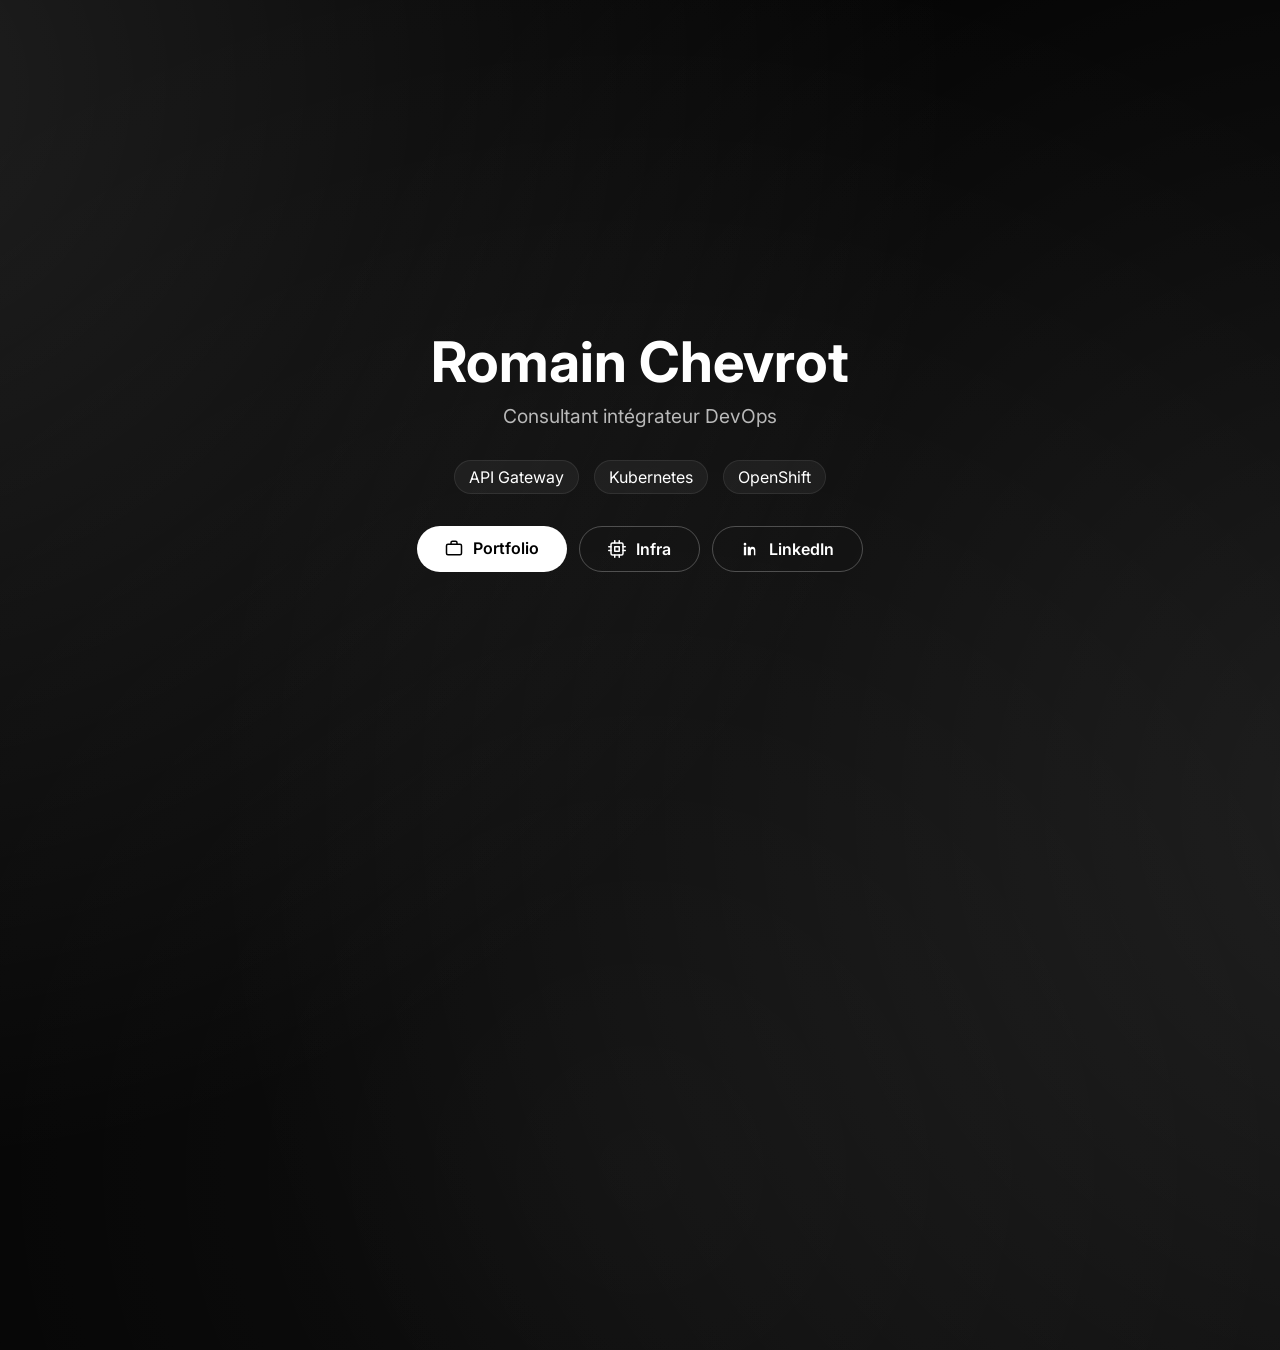
<file: index.html>
<!DOCTYPE html>
<html lang="fr">
<head>
  <meta charset="UTF-8">
  <title>Romain Chevrot – DevOps Consultant</title>
  <meta name="viewport" content="width=device-width, initial-scale=1.0">

  <meta name="description" content="Romain Chevrot – Consultant intégrateur DevOps spécialisé Kubernetes, OpenShift et API Gateway.">
  <meta name="author" content="Romain Chevrot">

  <meta property="og:title" content="Romain Chevrot – DevOps Consultant">
  <meta property="og:description" content="Consultant intégrateur DevOps spécialisé Kubernetes, OpenShift et API Gateway.">
  <meta property="og:type" content="website">
  <meta property="og:url" content="https://romain.chevrot.ovh">
  <meta property="og:image" content="https://romain.chevrot.ovh/preview.png">

  <meta name="twitter:card" content="summary_large_image">
  <meta name="twitter:title" content="Romain Chevrot – DevOps Consultant">
  <meta name="twitter:description" content="Kubernetes • OpenShift • API Gateway">
  <meta name="twitter:image" content="https://romain.chevrot.ovh/preview.png">

  <meta name="theme-color" content="#000000">

  <link rel="preconnect" href="https://fonts.googleapis.com">
  <link href="https://fonts.googleapis.com/css2?family=Inter:wght@400;600;700&display=swap" rel="stylesheet">

  <link rel="icon" type="image/svg+xml" href="data:image/svg+xml,
  <svg xmlns='http://www.w3.org/2000/svg' viewBox='0 0 100 100'>
    <g fill='none' stroke='white' stroke-width='6' stroke-linecap='round' stroke-linejoin='round'>
      <path d='M20 45 L50 20 L80 45'/>
      <rect x='30' y='45' width='40' height='35' rx='4'/>
    </g>
  </svg>">

  <link rel="stylesheet" href="css/style.css">
</head>

<body>
  <div class="container">

    <h1>Romain Chevrot</h1>
    <p class="subtitle">Consultant intégrateur DevOps</p>

    <ul class="topics">
      <li>API Gateway</li>
      <li>Kubernetes</li>
      <li>OpenShift</li>
    </ul>

    <div class="actions">
      <a href="portfolio.html" class="button">
        <svg xmlns="http://www.w3.org/2000/svg" width="18" height="18" fill="none" stroke="currentColor" stroke-width="2" stroke-linecap="round" stroke-linejoin="round" viewBox="0 0 24 24"><rect x="2" y="7" width="20" height="14" rx="2"/><path d="M16 7V5a2 2 0 0 0-2-2h-4a2 2 0 0 0-2 2v2"/></svg>
        Portfolio
      </a>
      <a href="infra.html" class="button ghost">
        <svg xmlns="http://www.w3.org/2000/svg" width="18" height="18" fill="none" stroke="currentColor" stroke-width="2" stroke-linecap="round" stroke-linejoin="round" viewBox="0 0 24 24"><rect x="4" y="4" width="16" height="16" rx="2"/><rect x="9" y="9" width="6" height="6"/><path d="M9 1v3M15 1v3M9 20v3M15 20v3M20 9h3M20 14h3M1 9h3M1 14h3"/></svg>
        Infra
      </a>
      <a href="https://www.linkedin.com/in/r-chvrt/" class="button ghost" target="_blank" rel="noopener">
        <svg xmlns="http://www.w3.org/2000/svg" width="18" height="18" fill="currentColor" viewBox="0 0 24 24"><path d="M20.447 20.452H17.21v-5.569c0-1.328-.025-3.037-1.85-3.037-1.85 0-2.132 1.445-2.132 2.939v5.667H9.001V9h3.104v1.561h.044c.432-.818 1.487-1.68 3.06-1.68 3.272 0 3.876 2.155 3.876 4.956v6.615zM5.337 7.433a1.8 1.8 0 110-3.6 1.8 1.8 0 010 3.6zM6.876 20.452H3.798V9h3.078v11.452z"/></svg>
        LinkedIn
      </a>
    </div>

  </div>
</body>
</html>
</file>
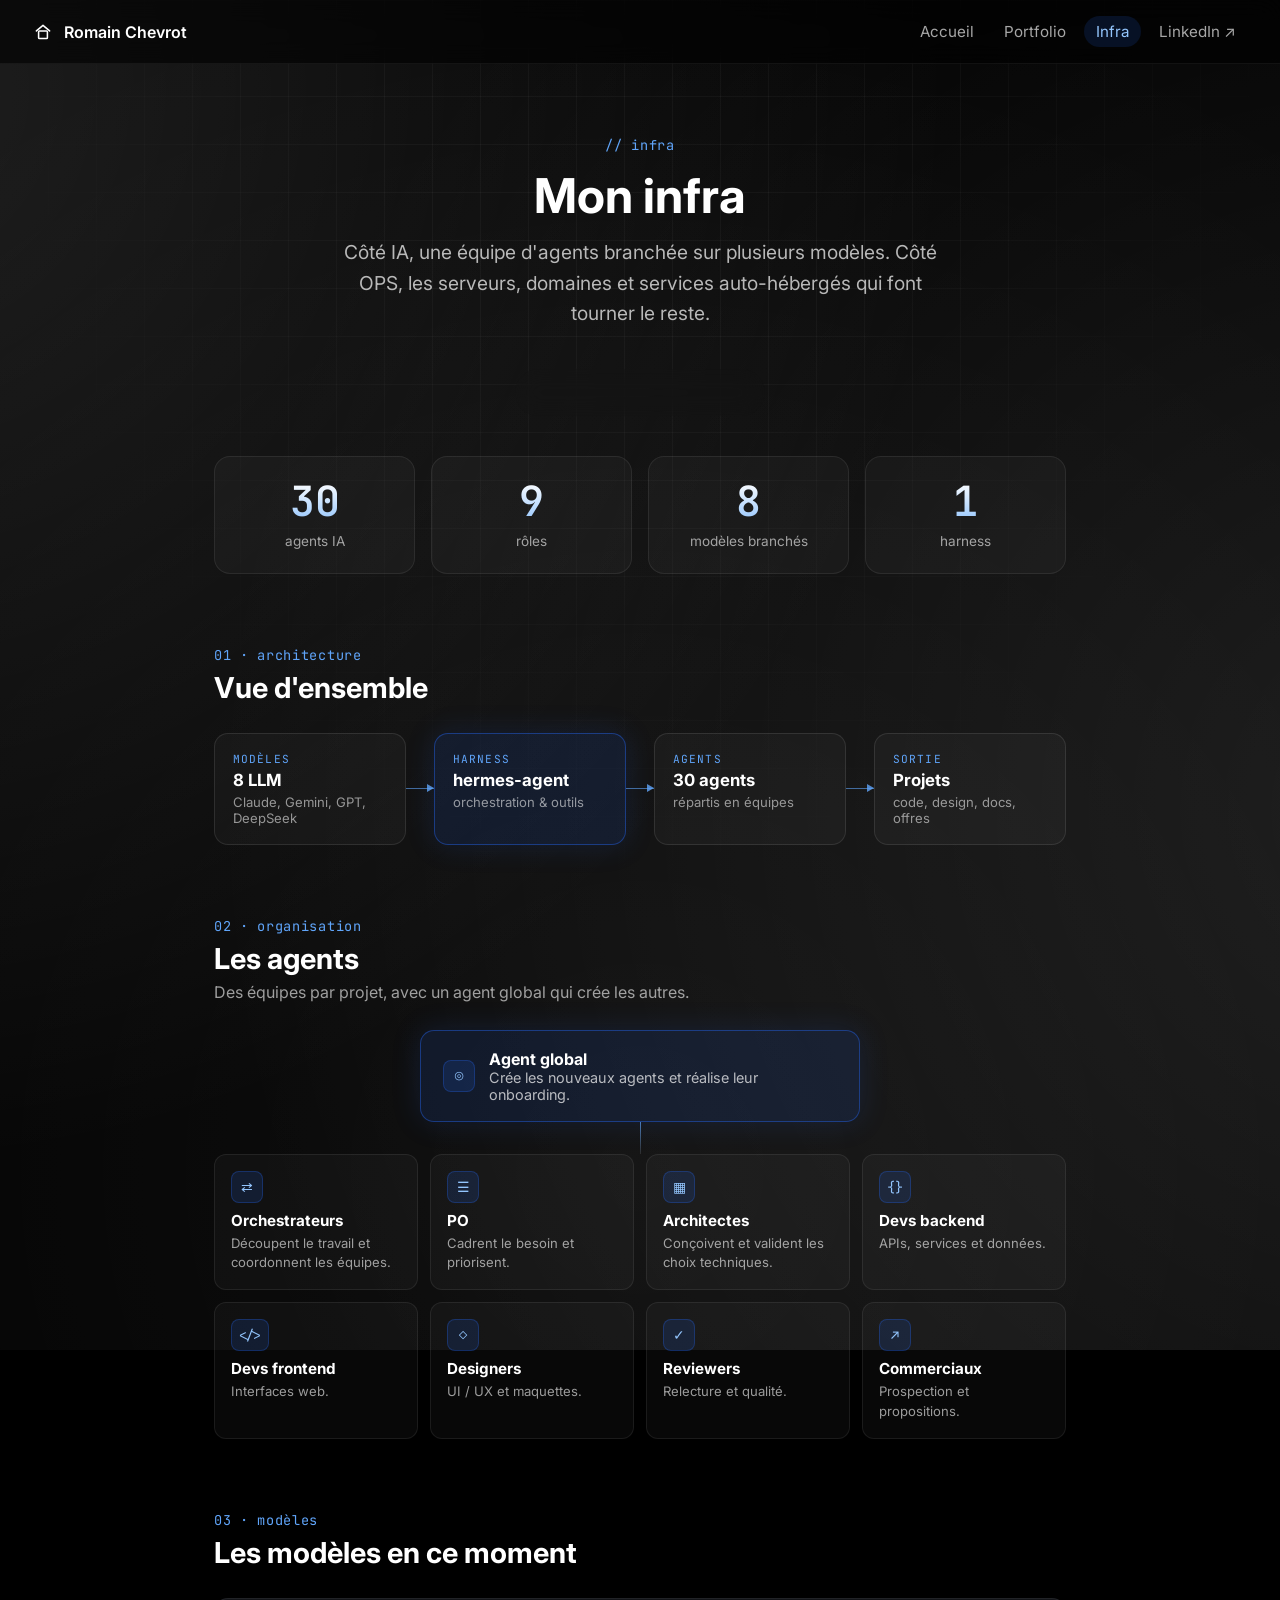
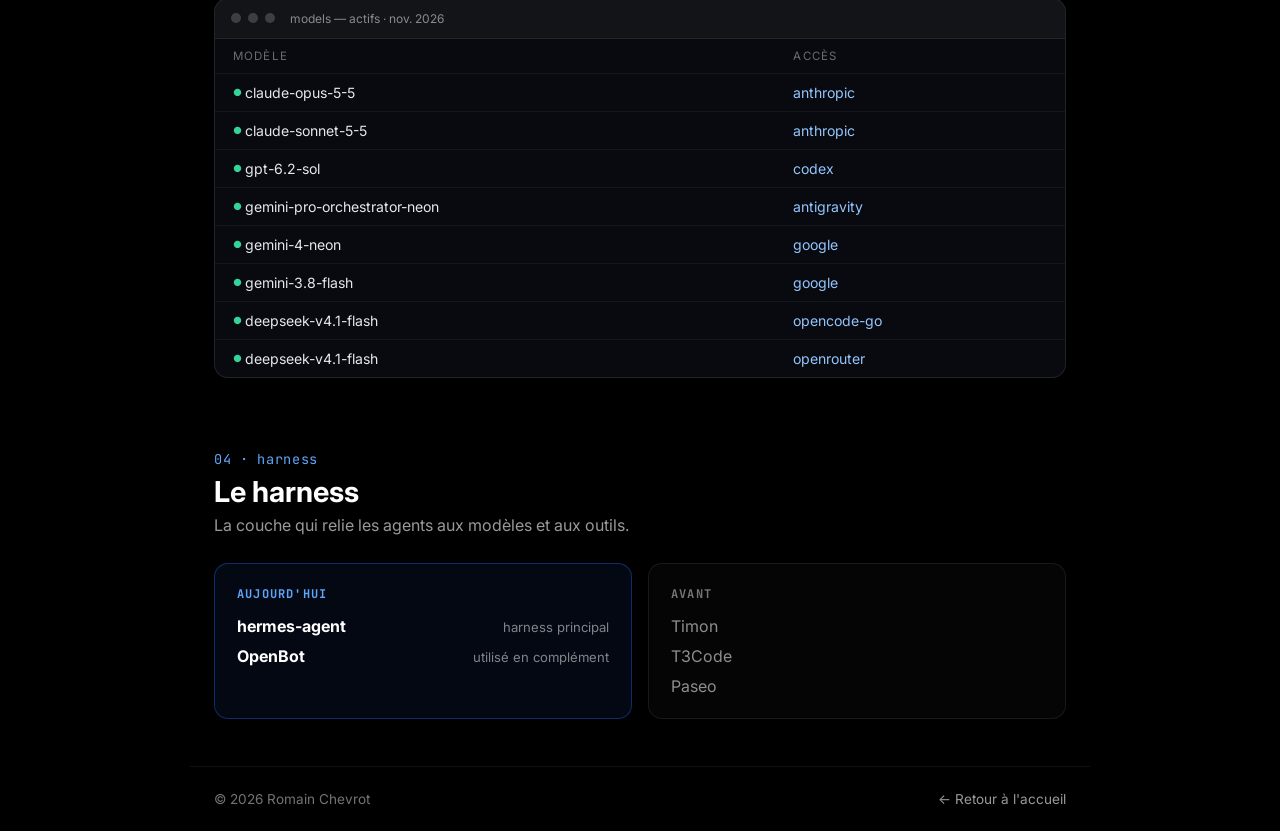
<file: infra.html>
<!DOCTYPE html>
<html lang="fr">
<head>
  <meta charset="UTF-8">
  <title>Infra – Romain Chevrot</title>
  <meta name="viewport" content="width=device-width, initial-scale=1.0">

  <meta name="description" content="L'infra de Romain Chevrot : 30 agents IA organisés en équipes, 8 modèles, 2 serveurs dédiés auto-hébergés et 5 noms de domaine.">
  <meta name="author" content="Romain Chevrot">

  <meta property="og:title" content="Infra – Romain Chevrot">
  <meta property="og:description" content="IA : 30 agents, 8 modèles. OPS : 2 serveurs dédiés, 5 domaines, tout en auto-hébergé.">
  <meta property="og:type" content="website">
  <meta property="og:url" content="https://romain.chevrot.ovh/infra.html">
  <meta property="og:image" content="https://romain.chevrot.ovh/preview.png">

  <meta name="theme-color" content="#000000">

  <link rel="preconnect" href="https://fonts.googleapis.com">
  <link href="https://fonts.googleapis.com/css2?family=Inter:wght@400;600;700&family=JetBrains+Mono:wght@400;600&display=swap" rel="stylesheet">

  <link rel="icon" type="image/svg+xml" href="data:image/svg+xml,
  <svg xmlns='http://www.w3.org/2000/svg' viewBox='0 0 100 100'>
    <g fill='none' stroke='white' stroke-width='6' stroke-linecap='round' stroke-linejoin='round'>
      <path d='M20 45 L50 20 L80 45'/>
      <rect x='30' y='45' width='40' height='35' rx='4'/>
    </g>
  </svg>">

  <link rel="stylesheet" href="css/style.css">
</head>

<body class="page">

  <header class="nav">
    <a href="index.html" class="nav-brand">
      <svg xmlns="http://www.w3.org/2000/svg" viewBox="0 0 100 100" width="22" height="22" fill="none" stroke="currentColor" stroke-width="7" stroke-linecap="round" stroke-linejoin="round">
        <path d="M20 45 L50 20 L80 45"/><rect x="30" y="45" width="40" height="35" rx="4"/>
      </svg>
      <span>Romain Chevrot</span>
    </a>
    <nav class="nav-links">
      <a href="index.html">Accueil</a>
      <a href="portfolio.html">Portfolio</a>
      <a href="infra.html" class="active">Infra</a>
      <a href="https://www.linkedin.com/in/r-chvrt/" target="_blank" rel="noopener">LinkedIn ↗</a>
    </nav>
  </header>

  <main class="portfolio">

    <section class="hero">
      <p class="eyebrow">// infra</p>
      <h1>Mon infra</h1>
      <p class="subtitle">
        Côté IA, une équipe d'agents branchée sur plusieurs modèles. Côté OPS, les serveurs, domaines et services auto-hébergés qui font tourner le reste.
      </p>
    </section>

    <div class="tabs-wrap">
      <div class="tabs" role="tablist" aria-label="Parties de l'infra" data-active="ia">
        <button class="tab" role="tab" id="tab-ia" aria-controls="panel-ia" aria-selected="true" data-panel="ia">IA</button>
        <button class="tab" role="tab" id="tab-ops" aria-controls="panel-ops" aria-selected="false" data-panel="ops" tabindex="-1">OPS</button>
      </div>
    </div>

    <div class="panels">
      <div class="panels-track" data-active="ia">

        <!-- =====================================================
             PANNEAU IA
             ===================================================== -->
        <section class="panel" id="panel-ia" role="tabpanel" aria-labelledby="tab-ia">

          <div class="stats reveal">
            <div class="stat"><span class="stat-value" data-count="30">30</span><span class="stat-label">agents IA</span></div>
            <div class="stat"><span class="stat-value" data-count="9">9</span><span class="stat-label">rôles</span></div>
            <div class="stat"><span class="stat-value" data-count="8">8</span><span class="stat-label">modèles branchés</span></div>
            <div class="stat"><span class="stat-value" data-count="1">1</span><span class="stat-label">harness</span></div>
          </div>

          <section class="block reveal">
            <div class="block-title">
              <p class="eyebrow">01 · architecture</p>
              <h2>Vue d'ensemble</h2>
            </div>
            <div class="flow">
              <div class="flow-node">
                <span class="flow-kicker">modèles</span>
                <strong>8 LLM</strong>
                <span class="flow-sub">Claude, Gemini, GPT, DeepSeek</span>
              </div>
              <div class="flow-arrow" aria-hidden="true"></div>
              <div class="flow-node accent">
                <span class="flow-kicker">harness</span>
                <strong>hermes-agent</strong>
                <span class="flow-sub">orchestration &amp; outils</span>
              </div>
              <div class="flow-arrow" aria-hidden="true"></div>
              <div class="flow-node">
                <span class="flow-kicker">agents</span>
                <strong>30 agents</strong>
                <span class="flow-sub">répartis en équipes</span>
              </div>
              <div class="flow-arrow" aria-hidden="true"></div>
              <div class="flow-node">
                <span class="flow-kicker">sortie</span>
                <strong>Projets</strong>
                <span class="flow-sub">code, design, docs, offres</span>
              </div>
            </div>
          </section>

          <section class="block reveal">
            <div class="block-title">
              <p class="eyebrow">02 · organisation</p>
              <h2>Les agents</h2>
              <p class="block-sub">Des équipes par projet, avec un agent global qui crée les autres.</p>
            </div>
            <div class="org">
              <div class="org-root">
                <span class="role-icon">◎</span>
                <div>
                  <strong>Agent global</strong>
                  <p>Crée les nouveaux agents et réalise leur onboarding.</p>
                </div>
              </div>
              <div class="org-link" aria-hidden="true"></div>
              <div class="roles">
                <div class="role"><span class="role-icon">⇄</span><strong>Orchestrateurs</strong><p>Découpent le travail et coordonnent les équipes.</p></div>
                <div class="role"><span class="role-icon">☰</span><strong>PO</strong><p>Cadrent le besoin et priorisent.</p></div>
                <div class="role"><span class="role-icon">▦</span><strong>Architectes</strong><p>Conçoivent et valident les choix techniques.</p></div>
                <div class="role"><span class="role-icon">{}</span><strong>Devs backend</strong><p>APIs, services et données.</p></div>
                <div class="role"><span class="role-icon">&lt;/&gt;</span><strong>Devs frontend</strong><p>Interfaces web.</p></div>
                <div class="role"><span class="role-icon">◇</span><strong>Designers</strong><p>UI / UX et maquettes.</p></div>
                <div class="role"><span class="role-icon">✓</span><strong>Reviewers</strong><p>Relecture et qualité.</p></div>
                <div class="role"><span class="role-icon">↗</span><strong>Commerciaux</strong><p>Prospection et propositions.</p></div>
              </div>
            </div>
          </section>

          <section class="block reveal">
            <div class="block-title">
              <p class="eyebrow">03 · modèles</p>
              <h2>Les modèles en ce moment</h2>
            </div>
            <div class="terminal">
              <div class="terminal-bar">
                <span class="dot"></span><span class="dot"></span><span class="dot"></span>
                <span class="terminal-title">models — actifs · nov. 2026</span>
              </div>
              <table class="terminal-table">
                <thead>
                  <tr><th>modèle</th><th>accès</th></tr>
                </thead>
                <tbody>
                  <tr><td>claude-opus-5-5</td><td>anthropic</td></tr>
                  <tr><td>claude-sonnet-5-5</td><td>anthropic</td></tr>
                  <tr><td>gpt-6.2-sol</td><td>codex</td></tr>
                  <tr><td>gemini-pro-orchestrator-neon</td><td>antigravity</td></tr>
                  <tr><td>gemini-4-neon</td><td>google</td></tr>
                  <tr><td>gemini-3.8-flash</td><td>google</td></tr>
                  <tr><td>deepseek-v4.1-flash</td><td>opencode-go</td></tr>
                  <tr><td>deepseek-v4.1-flash</td><td>openrouter</td></tr>
                </tbody>
              </table>
            </div>
          </section>

          <section class="block reveal">
            <div class="block-title">
              <p class="eyebrow">04 · harness</p>
              <h2>Le harness</h2>
              <p class="block-sub">La couche qui relie les agents aux modèles et aux outils.</p>
            </div>
            <div class="timeline">
              <div class="timeline-col now">
                <h3>Aujourd'hui</h3>
                <ul>
                  <li><strong>hermes-agent</strong><span>harness principal</span></li>
                  <li><strong>OpenBot</strong><span>utilisé en complément</span></li>
                </ul>
              </div>
              <div class="timeline-col">
                <h3>Avant</h3>
                <ul>
                  <li><strong>Timon</strong></li>
                  <li><strong>T3Code</strong></li>
                  <li><strong>Paseo</strong></li>
                </ul>
              </div>
            </div>
          </section>

        </section>

        <!-- =====================================================
             PANNEAU OPS
             ===================================================== -->
        <section class="panel" id="panel-ops" role="tabpanel" aria-labelledby="tab-ops" inert>

          <div class="stats stats-2 reveal">
            <div class="stat"><span class="stat-value" data-count="2">2</span><span class="stat-label">serveurs dédiés</span></div>
            <div class="stat"><span class="stat-value" data-count="5">5</span><span class="stat-label">noms de domaine</span></div>
          </div>

          <section class="block reveal">
            <div class="block-title">
              <p class="eyebrow">01 · topologie</p>
              <h2>Vue d'ensemble</h2>
            </div>
            <div class="flow">
              <div class="flow-node">
                <span class="flow-kicker">dns</span>
                <strong>5 domaines</strong>
                <span class="flow-sub">OVHcloud · Cloudflare</span>
              </div>
              <div class="flow-arrow" aria-hidden="true"></div>
              <div class="flow-node accent">
                <span class="flow-kicker">entrée</span>
                <strong>Traefik</strong>
                <span class="flow-sub">reverse proxy · TLS Let's Encrypt</span>
              </div>
              <div class="flow-arrow" aria-hidden="true"></div>
              <div class="flow-node">
                <span class="flow-kicker">compute</span>
                <strong>2 serveurs dédiés</strong>
                <span class="flow-sub">maison · OVH, Debian</span>
              </div>
              <div class="flow-arrow" aria-hidden="true"></div>
              <div class="flow-node">
                <span class="flow-kicker">run</span>
                <strong>Docker Compose</strong>
                <span class="flow-sub">services auto-hébergés</span>
              </div>
            </div>
          </section>

          <section class="block reveal">
            <div class="block-title">
              <p class="eyebrow">02 · serveurs</p>
              <h2>Les serveurs</h2>
            </div>

            <div class="servers">
              <article class="server">
                <div class="server-head">
                  <span class="status-dot" aria-hidden="true"></span>
                  <span class="flow-kicker">homelab</span>
                </div>
                <h3>Serveur maison</h3>
                <p class="server-role">Homelab principal : forge logicielle, cloud perso, médias et agents IA.</p>
                <dl class="specs">
                  <div><dt>cpu</dt><dd>Intel Core i5-12600K · 10c / 16t</dd></div>
                  <div><dt>gpu</dt><dd>NVIDIA RTX 3050</dd></div>
                  <div><dt>ram</dt><dd>32 Go</dd></div>
                  <div><dt>disques</dt><dd>NVMe 512 Go · 2 × SSD 1 To · HDD 4 To</dd></div>
                  <div><dt>os</dt><dd>Debian · KVM</dd></div>
                </dl>
                <ul class="stack">
                  <li>GitLab</li><li>Nextcloud</li><li>Immich</li><li>Jellyfin</li><li>Plex</li><li>Kavita</li>
                  <li>Outline</li><li>FreshRSS</li><li>RSSHub</li><li>Prometheus</li><li>Grafana</li>
                  <li>Dependency-Track</li><li>Gotify</li><li>OpenBot</li><li>Portail perso</li><li>Jeux web maison</li>
                </ul>
              </article>

              <div class="server-link" aria-label="Liaison VPN WireGuard entre les serveurs">
                <span class="wire" aria-hidden="true"></span>
                <span class="wire-label">WireGuard</span>
                <span class="wire" aria-hidden="true"></span>
              </div>

              <article class="server">
                <div class="server-head">
                  <span class="status-dot" aria-hidden="true"></span>
                  <span class="flow-kicker">datacenter</span>
                </div>
                <h3>Serveur dédié OVH</h3>
                <p class="server-role">Outils collaboratifs d'équipe et site vitrine.</p>
                <dl class="specs">
                  <div><dt>cpu</dt><dd>Intel Xeon D-1521 · 4c / 8t</dd></div>
                  <div><dt>ram</dt><dd>32 Go</dd></div>
                  <div><dt>disques</dt><dd>2 × SSD 480 Go · RAID 1</dd></div>
                  <div><dt>os</dt><dd>Debian</dd></div>
                </dl>
                <ul class="stack">
                  <li>Plane</li><li>Twenty</li><li>Mattermost</li><li>Nextcloud</li><li>SonarQube</li>
                  <li>Linkwarden</li><li>authentik</li><li>GitLab Runner</li><li>Prometheus</li>
                  <li>Outils PDF</li><li>Site vitrine</li>
                </ul>
              </article>
            </div>

            <p class="note">
              Les agents OpenBot tournent sur le serveur maison.
              <button class="link-btn" data-goto="ia">Voir l'onglet IA →</button>
            </p>
          </section>

          <section class="block reveal">
            <div class="block-title">
              <p class="eyebrow">03 · domaines</p>
              <h2>Les domaines</h2>
            </div>
            <div class="terminal">
              <div class="terminal-bar">
                <span class="dot"></span><span class="dot"></span><span class="dot"></span>
                <span class="terminal-title">domaines</span>
              </div>
              <table class="terminal-table">
                <thead>
                  <tr><th>domaine</th><th>usage</th></tr>
                </thead>
                <tbody>
                  <tr><td>chevrot.ovh</td><td>Site perso &amp; portfolio · GitHub Pages</td></tr>
                  <tr><td>romain-c.fr</td><td>Redirection vers le site perso</td></tr>
                  <tr><td>wace.studio</td><td>Site vitrine et outils du studio</td></tr>
                  <tr class="muted"><td>+ 2 domaines</td><td>internes, non listés</td></tr>
                </tbody>
              </table>
            </div>
          </section>

          <section class="block reveal">
            <div class="block-title">
              <p class="eyebrow">04 · plateforme</p>
              <h2>Réseau, sécurité &amp; exploitation</h2>
            </div>

            <div class="tiles-group">
              <h3>réseau &amp; sécurité</h3>
              <div class="tiles">
                <div class="role"><span class="role-icon">rp</span><strong>Reverse proxy</strong><p>Traefik sur les deux serveurs.</p></div>
                <div class="role"><span class="role-icon">tls</span><strong>Certificats</strong><p>Let's Encrypt, validation par DNS.</p></div>
                <div class="role"><span class="role-icon">dns</span><strong>DNS</strong><p>OVHcloud et Cloudflare.</p></div>
                <div class="role"><span class="role-icon">vpn</span><strong>VPN</strong><p>WireGuard entre les serveurs, dédié à la supervision.</p></div>
                <div class="role"><span class="role-icon">sso</span><strong>SSO</strong><p>authentik (OVH) et Tinyauth (maison).</p></div>
                <div class="role"><span class="role-icon">ids</span><strong>CrowdSec</strong><p>Détection des comportements malveillants.</p></div>
              </div>
            </div>

            <div class="tiles-group">
              <h3>exploitation</h3>
              <div class="tiles">
                <div class="role"><span class="role-icon">ci</span><strong>CI/CD</strong><p>GitLab CI auto-hébergé, runners sur les deux serveurs.</p></div>
                <div class="role"><span class="role-icon">upd</span><strong>Mises à jour</strong><p>Images tenues à jour par Watchtower.</p></div>
                <div class="role"><span class="role-icon">mon</span><strong>Supervision</strong><p>Prometheus, Grafana et sondes de disponibilité.</p></div>
                <div class="role"><span class="role-icon">git</span><strong>Dashboards as code</strong><p>Tableaux de bord Grafana versionnés dans Git.</p></div>
                <div class="role"><span class="role-icon">bak</span><strong>Sauvegardes</strong><p>Côté maison : Backrest (restic) et Databasus, en local et sur S3.</p></div>
                <div class="role"><span class="role-icon">www</span><strong>Pages statiques</strong><p>Publiées via GitLab Pages auto-hébergé.</p></div>
              </div>
            </div>
          </section>

        </section>

      </div>
    </div>

  </main>

  <footer class="footer">
    <span>© <span id="year"></span> Romain Chevrot</span>
    <a href="index.html">← Retour à l'accueil</a>
  </footer>

  <script>
    document.getElementById('year').textContent = new Date().getFullYear();

    const reduceMotion = window.matchMedia('(prefers-reduced-motion: reduce)').matches;

    // ---------- Compteurs animés ----------
    function countUp(el) {
      const target = Number(el.dataset.count);
      if (reduceMotion || target <= 2) { el.textContent = target; return; }
      const start = performance.now(), duration = 900;
      const step = now => {
        const t = Math.min((now - start) / duration, 1);
        el.textContent = Math.round(target * (1 - Math.pow(1 - t, 3)));
        if (t < 1) requestAnimationFrame(step);
      };
      requestAnimationFrame(step);
    }

    // ---------- Apparition au scroll ----------
    const io = new IntersectionObserver(entries => {
      entries.forEach(e => {
        if (!e.isIntersecting) return;
        e.target.classList.add('visible');
        e.target.querySelectorAll('[data-count]').forEach(countUp);
        io.unobserve(e.target);
      });
    }, { threshold: 0.15 });
    document.querySelectorAll('.reveal').forEach(el => io.observe(el));

    // ---------- Onglets IA / OPS (panneaux horizontaux) ----------
    const tabsEl = document.querySelector('.tabs');
    const tabsWrap = document.querySelector('.tabs-wrap');
    const tabs = document.querySelectorAll('.tab');
    const track = document.querySelector('.panels-track');
    const panelsEl = document.querySelector('.panels');
    const panels = { ia: document.getElementById('panel-ia'), ops: document.getElementById('panel-ops') };
    let active = 'ia';

    function fitHeight() {
      panelsEl.style.height = panels[active].offsetHeight + 'px';
    }

    function show(name, { scroll = true, focus = false } = {}) {
      if (!panels[name]) return;
      active = name;
      tabsEl.dataset.active = name;
      track.dataset.active = name;
      tabs.forEach(t => {
        const on = t.dataset.panel === name;
        t.setAttribute('aria-selected', on);
        t.tabIndex = on ? 0 : -1;
        if (on && focus) t.focus();
      });
      Object.entries(panels).forEach(([k, p]) => p.inert = k !== name);
      fitHeight();
      history.replaceState(null, '', '#' + name);

      // Si on a scrollé plus bas que les onglets, on remonte au début du panneau
      if (scroll) {
        const top = tabsWrap.getBoundingClientRect().top + window.scrollY - 70;
        if (window.scrollY > top) window.scrollTo({ top, behavior: reduceMotion ? 'auto' : 'smooth' });
      }
    }

    tabs.forEach(t => t.addEventListener('click', () => show(t.dataset.panel)));
    document.querySelectorAll('[data-goto]').forEach(b => b.addEventListener('click', () => show(b.dataset.goto)));

    // Navigation clavier entre onglets (flèches gauche / droite)
    tabsEl.addEventListener('keydown', e => {
      if (e.key !== 'ArrowLeft' && e.key !== 'ArrowRight') return;
      show(active === 'ia' ? 'ops' : 'ia', { focus: true });
    });

    new ResizeObserver(fitHeight).observe(panels.ia);
    new ResizeObserver(fitHeight).observe(panels.ops);

    // #ops (et l'ancien #global) ouvrent directement le panneau OPS
    show(['#ops', '#global'].includes(location.hash) ? 'ops' : 'ia', { scroll: false });
  </script>
</body>
</html>
</file>
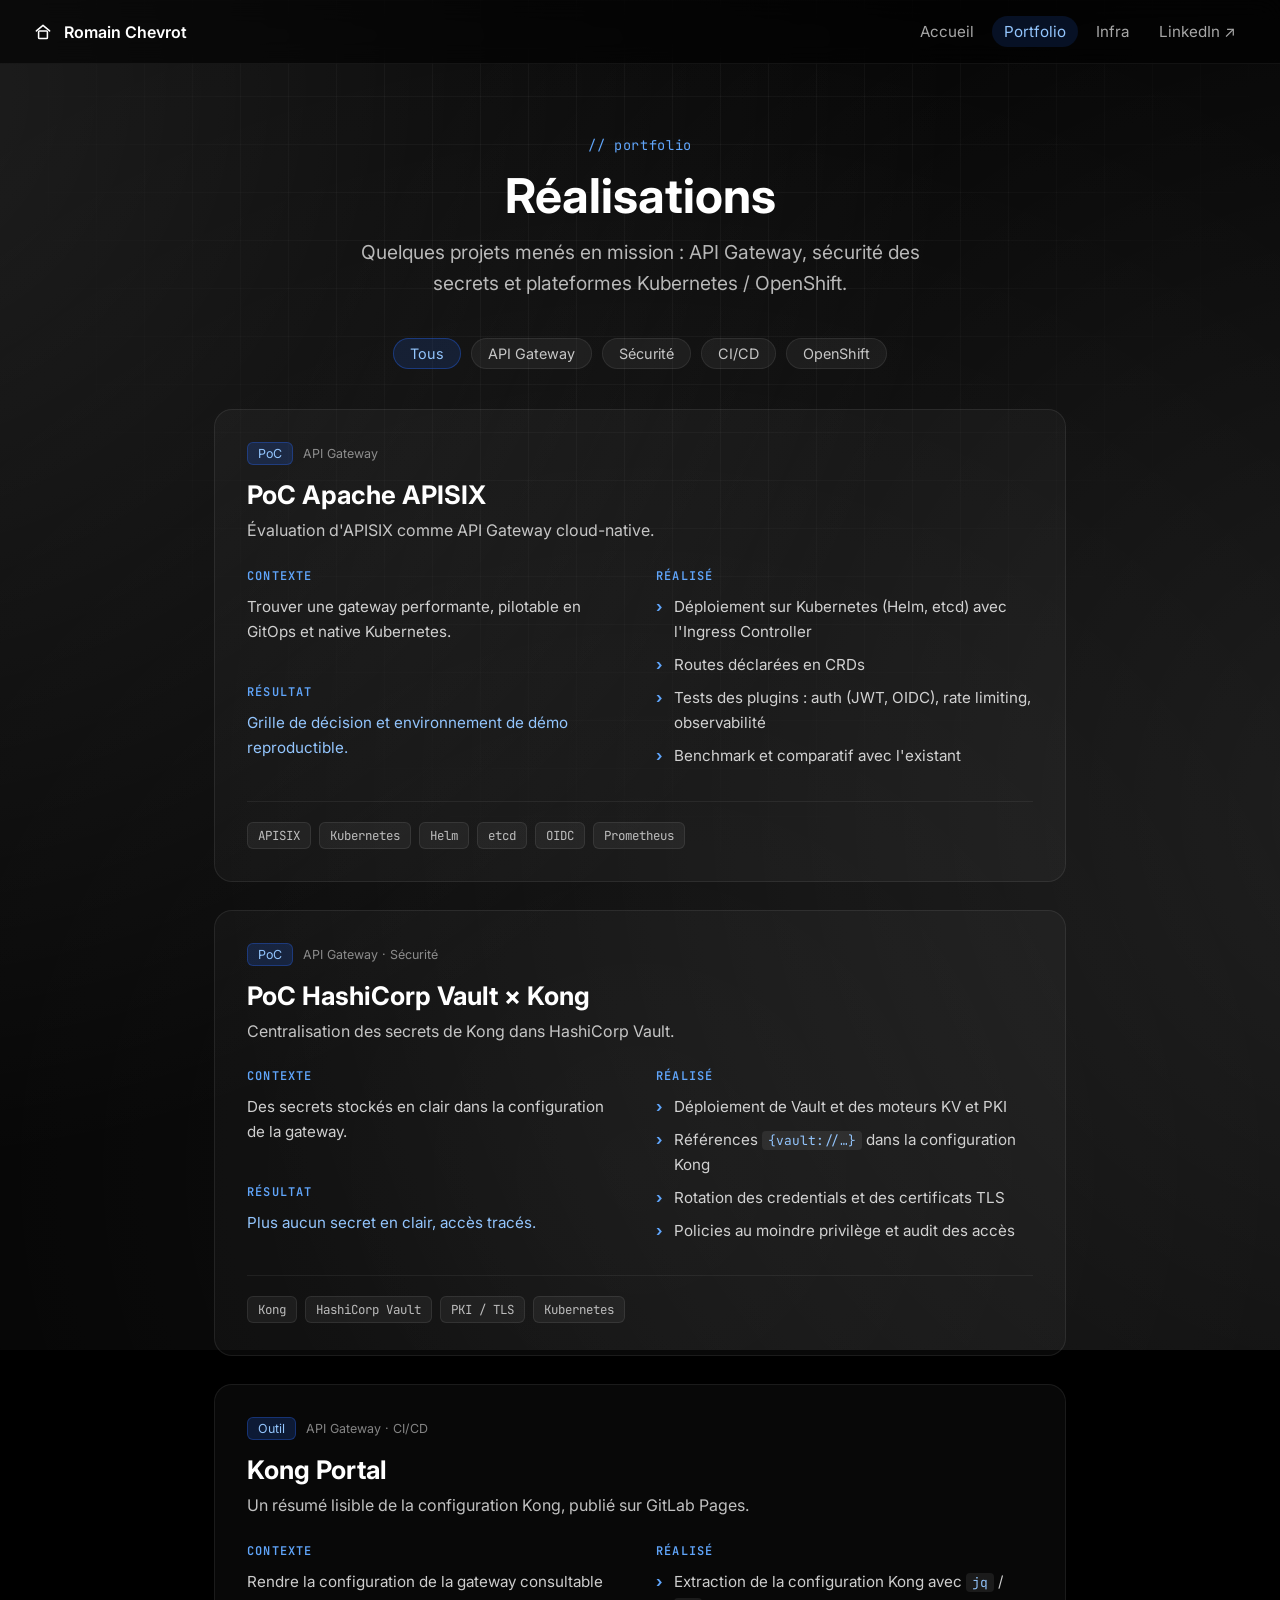
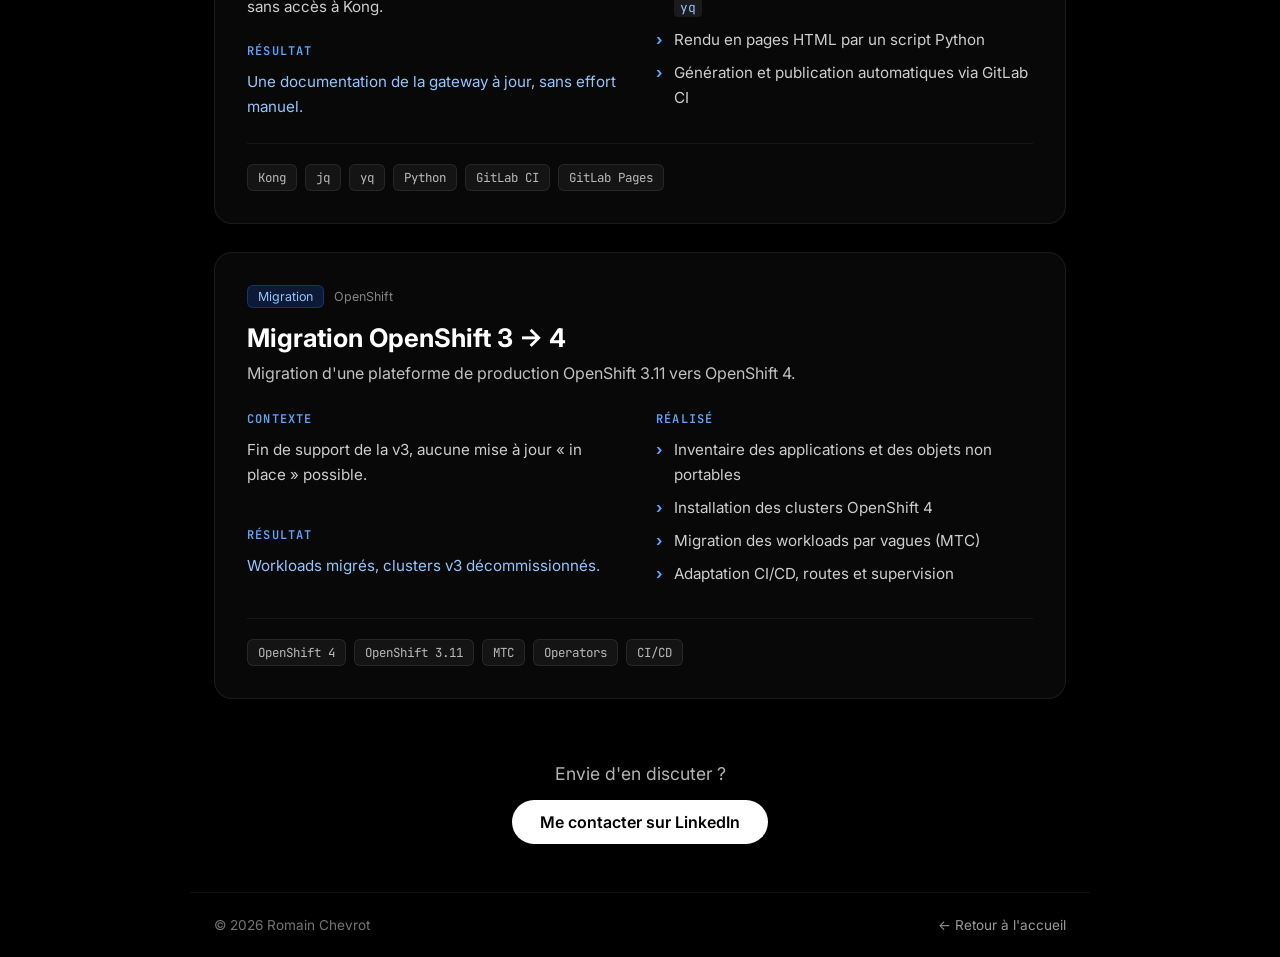
<file: portfolio.html>
<!DOCTYPE html>
<html lang="fr">
<head>
  <meta charset="UTF-8">
  <title>Portfolio – Romain Chevrot</title>
  <meta name="viewport" content="width=device-width, initial-scale=1.0">

  <meta name="description" content="Réalisations de Romain Chevrot – PoC APISIX, PoC Vault / Kong, Kong Portal, migration OpenShift 3 vers 4.">
  <meta name="author" content="Romain Chevrot">

  <meta property="og:title" content="Portfolio – Romain Chevrot">
  <meta property="og:description" content="PoC APISIX, PoC Vault / Kong, Kong Portal, migration OpenShift 3 → 4.">
  <meta property="og:type" content="website">
  <meta property="og:url" content="https://romain.chevrot.ovh/portfolio.html">
  <meta property="og:image" content="https://romain.chevrot.ovh/preview.png">

  <meta name="theme-color" content="#000000">

  <link rel="preconnect" href="https://fonts.googleapis.com">
  <link href="https://fonts.googleapis.com/css2?family=Inter:wght@400;600;700&family=JetBrains+Mono:wght@400;600&display=swap" rel="stylesheet">

  <link rel="icon" type="image/svg+xml" href="data:image/svg+xml,
  <svg xmlns='http://www.w3.org/2000/svg' viewBox='0 0 100 100'>
    <g fill='none' stroke='white' stroke-width='6' stroke-linecap='round' stroke-linejoin='round'>
      <path d='M20 45 L50 20 L80 45'/>
      <rect x='30' y='45' width='40' height='35' rx='4'/>
    </g>
  </svg>">

  <link rel="stylesheet" href="css/style.css">
</head>

<body class="page">

  <header class="nav">
    <a href="index.html" class="nav-brand">
      <svg xmlns="http://www.w3.org/2000/svg" viewBox="0 0 100 100" width="22" height="22" fill="none" stroke="currentColor" stroke-width="7" stroke-linecap="round" stroke-linejoin="round">
        <path d="M20 45 L50 20 L80 45"/><rect x="30" y="45" width="40" height="35" rx="4"/>
      </svg>
      <span>Romain Chevrot</span>
    </a>
    <nav class="nav-links">
      <a href="index.html">Accueil</a>
      <a href="portfolio.html" class="active">Portfolio</a>
      <a href="infra.html">Infra</a>
      <a href="https://www.linkedin.com/in/r-chvrt/" target="_blank" rel="noopener">LinkedIn ↗</a>
    </nav>
  </header>

  <main class="portfolio">

    <section class="hero">
      <p class="eyebrow">// portfolio</p>
      <h1>Réalisations</h1>
      <p class="subtitle">
        Quelques projets menés en mission : API Gateway, sécurité des secrets et plateformes Kubernetes / OpenShift.
      </p>
    </section>

    <div class="filters" aria-label="Filtrer les réalisations">
      <button class="filter active" data-filter="all">Tous</button>
      <button class="filter" data-filter="api-gateway">API Gateway</button>
      <button class="filter" data-filter="securite">Sécurité</button>
      <button class="filter" data-filter="cicd">CI/CD</button>
      <button class="filter" data-filter="openshift">OpenShift</button>
    </div>

    <section class="projects">

      <!-- ===== PoC APISIX ===== -->
      <article class="project" data-tags="api-gateway">
        <div class="project-head">
          <span class="project-kind">PoC</span>
          <span class="project-domain">API Gateway</span>
        </div>
        <h2>PoC Apache APISIX</h2>
        <p class="project-lead">Évaluation d'APISIX comme API Gateway cloud-native.</p>

        <div class="project-body">
          <div class="project-block">
            <h3>Contexte</h3>
            <p>Trouver une gateway performante, pilotable en GitOps et native Kubernetes.</p>
          </div>
          <div class="project-block">
            <h3>Réalisé</h3>
            <ul>
              <li>Déploiement sur Kubernetes (Helm, etcd) avec l'Ingress Controller</li>
              <li>Routes déclarées en CRDs</li>
              <li>Tests des plugins : auth (JWT, OIDC), rate limiting, observabilité</li>
              <li>Benchmark et comparatif avec l'existant</li>
            </ul>
          </div>
          <div class="project-block result">
            <h3>Résultat</h3>
            <p>Grille de décision et environnement de démo reproductible.</p>
          </div>
        </div>

        <ul class="stack">
          <li>APISIX</li><li>Kubernetes</li><li>Helm</li><li>etcd</li><li>OIDC</li><li>Prometheus</li>
        </ul>
      </article>

      <!-- ===== PoC Vault / Kong ===== -->
      <article class="project" data-tags="api-gateway securite">
        <div class="project-head">
          <span class="project-kind">PoC</span>
          <span class="project-domain">API Gateway · Sécurité</span>
        </div>
        <h2>PoC HashiCorp Vault × Kong</h2>
        <p class="project-lead">Centralisation des secrets de Kong dans HashiCorp Vault.</p>

        <div class="project-body">
          <div class="project-block">
            <h3>Contexte</h3>
            <p>Des secrets stockés en clair dans la configuration de la gateway.</p>
          </div>
          <div class="project-block">
            <h3>Réalisé</h3>
            <ul>
              <li>Déploiement de Vault et des moteurs KV et PKI</li>
              <li>Références <code>{vault://…}</code> dans la configuration Kong</li>
              <li>Rotation des credentials et des certificats TLS</li>
              <li>Policies au moindre privilège et audit des accès</li>
            </ul>
          </div>
          <div class="project-block result">
            <h3>Résultat</h3>
            <p>Plus aucun secret en clair, accès tracés.</p>
          </div>
        </div>

        <ul class="stack">
          <li>Kong</li><li>HashiCorp Vault</li><li>PKI / TLS</li><li>Kubernetes</li>
        </ul>
      </article>

      <!-- ===== Kong Portal (résumé de conf) ===== -->
      <article class="project" data-tags="api-gateway cicd">
        <div class="project-head">
          <span class="project-kind">Outil</span>
          <span class="project-domain">API Gateway · CI/CD</span>
        </div>
        <h2>Kong Portal</h2>
        <p class="project-lead">Un résumé lisible de la configuration Kong, publié sur GitLab Pages.</p>

        <div class="project-body">
          <div class="project-block">
            <h3>Contexte</h3>
            <p>Rendre la configuration de la gateway consultable sans accès à Kong.</p>
          </div>
          <div class="project-block">
            <h3>Réalisé</h3>
            <ul>
              <li>Extraction de la configuration Kong avec <code>jq</code> / <code>yq</code></li>
              <li>Rendu en pages HTML par un script Python</li>
              <li>Génération et publication automatiques via GitLab CI</li>
            </ul>
          </div>
          <div class="project-block result">
            <h3>Résultat</h3>
            <p>Une documentation de la gateway à jour, sans effort manuel.</p>
          </div>
        </div>

        <ul class="stack">
          <li>Kong</li><li>jq</li><li>yq</li><li>Python</li><li>GitLab CI</li><li>GitLab Pages</li>
        </ul>
      </article>

      <!-- ===== Migration OpenShift 3 -> 4 ===== -->
      <article class="project" data-tags="openshift">
        <div class="project-head">
          <span class="project-kind">Migration</span>
          <span class="project-domain">OpenShift</span>
        </div>
        <h2>Migration OpenShift 3 → 4</h2>
        <p class="project-lead">Migration d'une plateforme de production OpenShift 3.11 vers OpenShift 4.</p>

        <div class="project-body">
          <div class="project-block">
            <h3>Contexte</h3>
            <p>Fin de support de la v3, aucune mise à jour « in place » possible.</p>
          </div>
          <div class="project-block">
            <h3>Réalisé</h3>
            <ul>
              <li>Inventaire des applications et des objets non portables</li>
              <li>Installation des clusters OpenShift 4</li>
              <li>Migration des workloads par vagues (MTC)</li>
              <li>Adaptation CI/CD, routes et supervision</li>
            </ul>
          </div>
          <div class="project-block result">
            <h3>Résultat</h3>
            <p>Workloads migrés, clusters v3 décommissionnés.</p>
          </div>
        </div>

        <ul class="stack">
          <li>OpenShift 4</li><li>OpenShift 3.11</li><li>MTC</li><li>Operators</li><li>CI/CD</li>
        </ul>
      </article>

    </section>

    <section class="cta">
      <p>Envie d'en discuter ?</p>
      <a href="https://www.linkedin.com/in/r-chvrt/" class="button" target="_blank" rel="noopener">Me contacter sur LinkedIn</a>
    </section>

  </main>

  <footer class="footer">
    <span>© <span id="year"></span> Romain Chevrot</span>
    <a href="index.html">← Retour à l'accueil</a>
  </footer>

  <script>
    // Année du footer
    document.getElementById('year').textContent = new Date().getFullYear();

    // Filtrage des projets
    const filters = document.querySelectorAll('.filter');
    const projects = document.querySelectorAll('.project');
    filters.forEach(btn => {
      btn.addEventListener('click', () => {
        filters.forEach(b => b.classList.remove('active'));
        btn.classList.add('active');
        const f = btn.dataset.filter;
        projects.forEach(p => {
          const match = f === 'all' || p.dataset.tags.split(' ').includes(f);
          p.classList.toggle('hidden', !match);
        });
      });
    });

    // Apparition au scroll
    const io = new IntersectionObserver(entries => {
      entries.forEach(e => {
        if (e.isIntersecting) { e.target.classList.add('visible'); io.unobserve(e.target); }
      });
    }, { threshold: 0.15 });
    projects.forEach(p => io.observe(p));
  </script>
</body>
</html>
</file>
<file: css/style.css>
* {
  margin: 0;
  padding: 0;
  box-sizing: border-box;
  font-family: 'Inter', sans-serif;
}

body {
  height: 100vh;
  display: flex;
  align-items: center;
  justify-content: center;
  overflow: hidden;
  color: white;
  background: #000;
  position: relative;
}

body::before {
  content: "";
  position: absolute;
  width: 200%;
  height: 200%;
  background:
    radial-gradient(circle at 20% 30%, rgba(255,255,255,0.12), transparent 45%),
    radial-gradient(circle at 80% 70%, rgba(255,255,255,0.10), transparent 50%),
    radial-gradient(circle at 50% 90%, rgba(255,255,255,0.06), transparent 60%);
  animation: moveLights 30s ease-in-out infinite alternate;
  z-index: -1;
}

.container {
  text-align: center;
  max-width: 600px;
  padding: 20px;
}

.logo {
  margin-bottom: 25px;
}

h1 {
  font-size: 3.5rem;
  font-weight: 700;
  margin-bottom: 0.5rem;
}

.subtitle {
  font-size: 1.2rem;
  opacity: 0.7;
  margin-bottom: 2rem;
}

.topics {
  list-style: none;
  display: flex;
  justify-content: center;
  gap: 15px;
  flex-wrap: wrap;
  margin-bottom: 2rem;
}

.topics li {
  padding: 6px 14px;
  border-radius: 20px;
  background: rgba(255,255,255,0.05);
  border: 1px solid rgba(255,255,255,0.08);
  transition: all 0.2s ease;
}

.topics li:hover {
  background: rgba(37,99,235,0.15);
  border-color: rgba(37,99,235,0.4);
  color: #93c5fd;
  transform: translateY(-2px);
}

.button {
  display: inline-block;
  padding: 12px 28px;
  border-radius: 30px;
  background: white;
  color: black;
  font-weight: 600;
  text-decoration: none;
  transition: all 0.25s ease;
}

.button:hover {
  background: #2563eb;
  color: white;
  transform: translateY(-2px);
  box-shadow: 0 0 25px rgba(37,99,235,0.35);
}

@keyframes moveLights {
  from { transform: translate(0%, 0%); }
  to { transform: translate(-8%, -4%); }
}

/* =========================================================
   Landing : bouton secondaire (lien Portfolio)
   ========================================================= */

.actions {
  display: flex;
  justify-content: center;
  gap: 12px;
  flex-wrap: wrap;
}

.button svg {
  vertical-align: -3px;
  margin-right: 6px;
}

.button.ghost {
  background: transparent;
  color: white;
  border: 1px solid rgba(255,255,255,0.25);
}

.button.ghost:hover {
  background: rgba(37,99,235,0.15);
  border-color: rgba(37,99,235,0.6);
  color: #93c5fd;
  box-shadow: 0 0 25px rgba(37,99,235,0.25);
}

/* =========================================================
   Pages scrollables (portfolio)
   ========================================================= */

body.page {
  height: auto;
  min-height: 100vh;
  overflow: auto;
  display: block;
}

body.page::before {
  position: fixed;
  top: -50%;
  left: -50%;
}

body.page::after {
  /* grille tech discrete */
  content: "";
  position: fixed;
  inset: 0;
  background-image:
    linear-gradient(rgba(255,255,255,0.035) 1px, transparent 1px),
    linear-gradient(90deg, rgba(255,255,255,0.035) 1px, transparent 1px);
  background-size: 48px 48px;
  mask-image: radial-gradient(ellipse at 50% 0%, black 30%, transparent 75%);
  -webkit-mask-image: radial-gradient(ellipse at 50% 0%, black 30%, transparent 75%);
  pointer-events: none;
  z-index: -1;
}

body.page code {
  font-family: 'JetBrains Mono', monospace;
  font-size: 0.85em;
  padding: 1px 6px;
  border-radius: 4px;
  background: rgba(255,255,255,0.08);
  color: #93c5fd;
}

/* ---------- Navigation ---------- */

.nav {
  position: sticky;
  top: 0;
  z-index: 10;
  display: flex;
  align-items: center;
  justify-content: space-between;
  padding: 16px 32px;
  background: rgba(0,0,0,0.6);
  backdrop-filter: blur(12px);
  -webkit-backdrop-filter: blur(12px);
  border-bottom: 1px solid rgba(255,255,255,0.06);
}

.nav-brand {
  display: inline-flex;
  align-items: center;
  gap: 10px;
  color: white;
  text-decoration: none;
  font-weight: 600;
}

.nav-links {
  display: flex;
  gap: 6px;
}

.nav-links a {
  color: rgba(255,255,255,0.65);
  text-decoration: none;
  font-size: 0.95rem;
  padding: 6px 12px;
  border-radius: 20px;
  transition: all 0.2s ease;
}

.nav-links a:hover {
  color: white;
  background: rgba(255,255,255,0.06);
}

.nav-links a.active {
  color: #93c5fd;
  background: rgba(37,99,235,0.15);
}

/* ---------- Layout ---------- */

.portfolio {
  max-width: 900px;
  margin: 0 auto;
  padding: 72px 24px 48px;
}

.hero {
  text-align: center;
  margin-bottom: 40px;
}

.eyebrow {
  font-family: 'JetBrains Mono', monospace;
  font-size: 0.85rem;
  color: #60a5fa;
  letter-spacing: 0.05em;
  margin-bottom: 12px;
}

.hero h1 {
  font-size: 3rem;
  margin-bottom: 0.75rem;
}

.hero .subtitle {
  max-width: 620px;
  margin: 0 auto;
  line-height: 1.6;
}

/* ---------- Filtres ---------- */

.filters {
  display: flex;
  justify-content: center;
  gap: 10px;
  flex-wrap: wrap;
  margin-bottom: 40px;
}

.filter {
  font: inherit;
  font-size: 0.9rem;
  color: rgba(255,255,255,0.75);
  padding: 6px 16px;
  border-radius: 20px;
  background: rgba(255,255,255,0.05);
  border: 1px solid rgba(255,255,255,0.08);
  cursor: pointer;
  transition: all 0.2s ease;
}

.filter:hover {
  color: white;
  border-color: rgba(255,255,255,0.2);
}

.filter.active {
  color: #93c5fd;
  background: rgba(37,99,235,0.15);
  border-color: rgba(37,99,235,0.4);
}

/* ---------- Cartes projet ---------- */

.projects {
  display: flex;
  flex-direction: column;
  gap: 28px;
}

.project {
  position: relative;
  padding: 32px;
  border-radius: 18px;
  background: rgba(255,255,255,0.03);
  border: 1px solid rgba(255,255,255,0.08);
  opacity: 0;
  transform: translateY(20px);
  transition: opacity 0.6s ease, transform 0.6s ease,
              border-color 0.25s ease, box-shadow 0.25s ease;
}

.project.visible {
  opacity: 1;
  transform: translateY(0);
}

.project.hidden {
  display: none;
}

.project::before {
  /* liseré lumineux en haut de la carte */
  content: "";
  position: absolute;
  top: 0;
  left: 10%;
  right: 10%;
  height: 1px;
  background: linear-gradient(90deg, transparent, rgba(96,165,250,0.6), transparent);
  opacity: 0;
  transition: opacity 0.25s ease;
}

.project:hover {
  border-color: rgba(37,99,235,0.35);
  box-shadow: 0 0 40px rgba(37,99,235,0.12);
}

.project:hover::before {
  opacity: 1;
}

.project-head {
  display: flex;
  align-items: center;
  gap: 10px;
  margin-bottom: 14px;
  font-family: 'JetBrains Mono', monospace;
  font-size: 0.78rem;
}

.project-kind {
  padding: 3px 10px;
  border-radius: 6px;
  background: rgba(37,99,235,0.2);
  color: #93c5fd;
  border: 1px solid rgba(37,99,235,0.35);
}

.project-domain {
  color: rgba(255,255,255,0.5);
}

.project h2 {
  font-size: 1.6rem;
  margin-bottom: 0.5rem;
}

.project-lead {
  color: rgba(255,255,255,0.75);
  line-height: 1.6;
  margin-bottom: 24px;
}

.project-body {
  display: grid;
  grid-template-columns: 1fr 1fr;
  gap: 24px 32px;
  margin-bottom: 24px;
}

.project-block:nth-child(2) {
  grid-row: span 2;
}

.project-block h3 {
  font-family: 'JetBrains Mono', monospace;
  font-size: 0.75rem;
  font-weight: 600;
  text-transform: uppercase;
  letter-spacing: 0.1em;
  color: #60a5fa;
  margin-bottom: 10px;
}

.project-block p,
.project-block li {
  font-size: 0.95rem;
  line-height: 1.65;
  color: rgba(255,255,255,0.8);
}

.project-block ul {
  list-style: none;
}

.project-block li {
  position: relative;
  padding-left: 18px;
  margin-bottom: 8px;
}

.project-block li::before {
  content: "›";
  position: absolute;
  left: 0;
  color: #60a5fa;
  font-weight: 700;
}

.stack {
  list-style: none;
  display: flex;
  gap: 8px;
  flex-wrap: wrap;
  padding-top: 20px;
  border-top: 1px solid rgba(255,255,255,0.06);
}

.stack li {
  font-family: 'JetBrains Mono', monospace;
  font-size: 0.78rem;
  padding: 4px 10px;
  border-radius: 6px;
  background: rgba(255,255,255,0.05);
  border: 1px solid rgba(255,255,255,0.08);
  color: rgba(255,255,255,0.7);
}

/* ---------- CTA & footer ---------- */

.cta {
  text-align: center;
  margin-top: 64px;
}

.cta p {
  font-size: 1.1rem;
  opacity: 0.7;
  margin-bottom: 16px;
}

.footer {
  display: flex;
  justify-content: space-between;
  align-items: center;
  flex-wrap: wrap;
  gap: 8px;
  max-width: 900px;
  margin: 0 auto;
  padding: 24px;
  font-size: 0.85rem;
  color: rgba(255,255,255,0.45);
  border-top: 1px solid rgba(255,255,255,0.06);
}

.footer a {
  color: rgba(255,255,255,0.6);
  text-decoration: none;
}

.footer a:hover {
  color: #93c5fd;
}

.project-block.result p {
  color: #93c5fd;
}

/* =========================================================
   Page Infra
   ========================================================= */

.reveal {
  opacity: 0;
  transform: translateY(20px);
  transition: opacity 0.6s ease, transform 0.6s ease;
}

.reveal.visible {
  opacity: 1;
  transform: none;
}

.block {
  margin-top: 72px;
}

.block-title {
  margin-bottom: 28px;
}

.block-title .eyebrow {
  margin-bottom: 6px;
}

.block-title h2 {
  font-size: 1.8rem;
}

.block-sub {
  margin-top: 6px;
  color: rgba(255,255,255,0.6);
}

/* ---------- Chiffres clés ---------- */

.stats {
  display: grid;
  grid-template-columns: repeat(4, 1fr);
  gap: 16px;
}

.stat {
  display: flex;
  flex-direction: column;
  align-items: center;
  padding: 24px 12px;
  border-radius: 16px;
  background: rgba(255,255,255,0.03);
  border: 1px solid rgba(255,255,255,0.08);
}

.stat-value {
  font-family: 'JetBrains Mono', monospace;
  font-size: 2.6rem;
  font-weight: 600;
  line-height: 1;
  background: linear-gradient(180deg, #fff, #93c5fd);
  -webkit-background-clip: text;
  background-clip: text;
  color: transparent;
}

.stat-label {
  margin-top: 10px;
  font-size: 0.85rem;
  color: rgba(255,255,255,0.6);
}

/* ---------- Flux d'architecture ---------- */

.flow {
  display: flex;
  align-items: stretch;
}

.flow-node {
  flex: 1;
  display: flex;
  flex-direction: column;
  gap: 4px;
  padding: 18px;
  border-radius: 14px;
  background: rgba(255,255,255,0.03);
  border: 1px solid rgba(255,255,255,0.1);
}

.flow-node.accent {
  background: rgba(37,99,235,0.12);
  border-color: rgba(37,99,235,0.45);
  box-shadow: 0 0 30px rgba(37,99,235,0.15);
}

.flow-kicker {
  font-family: 'JetBrains Mono', monospace;
  font-size: 0.7rem;
  text-transform: uppercase;
  letter-spacing: 0.1em;
  color: #60a5fa;
}

.flow-node strong {
  font-size: 1.05rem;
}

.flow-sub {
  font-size: 0.82rem;
  color: rgba(255,255,255,0.55);
}

.flow-arrow {
  position: relative;
  flex: 0 0 28px;
  align-self: center;
  height: 1px;
  background: rgba(96,165,250,0.6);
}

.flow-arrow::after {
  content: "";
  position: absolute;
  right: 0;
  top: -4px;
  border-left: 7px solid rgba(96,165,250,0.8);
  border-top: 4.5px solid transparent;
  border-bottom: 4.5px solid transparent;
}

/* ---------- Organisation des agents ---------- */

.org {
  display: flex;
  flex-direction: column;
  align-items: center;
}

.org-root {
  display: flex;
  align-items: center;
  gap: 14px;
  max-width: 440px;
  padding: 18px 22px;
  border-radius: 14px;
  background: rgba(37,99,235,0.12);
  border: 1px solid rgba(37,99,235,0.45);
  box-shadow: 0 0 30px rgba(37,99,235,0.15);
}

.org-root p {
  font-size: 0.9rem;
  color: rgba(255,255,255,0.7);
}

.org-link {
  width: 1px;
  height: 32px;
  background: linear-gradient(rgba(96,165,250,0.7), rgba(255,255,255,0.1));
}

.roles {
  width: 100%;
  display: grid;
  grid-template-columns: repeat(4, 1fr);
  gap: 12px;
}

.role {
  padding: 16px;
  border-radius: 12px;
  background: rgba(255,255,255,0.03);
  border: 1px solid rgba(255,255,255,0.08);
  transition: border-color 0.2s ease, transform 0.2s ease;
}

.role:hover {
  border-color: rgba(37,99,235,0.4);
  transform: translateY(-2px);
}

.role strong {
  display: block;
  margin: 8px 0 4px;
  font-size: 0.95rem;
}

.role p {
  font-size: 0.82rem;
  line-height: 1.5;
  color: rgba(255,255,255,0.6);
}

.role-icon {
  display: inline-flex;
  align-items: center;
  justify-content: center;
  min-width: 32px;
  height: 32px;
  padding: 0 6px;
  border-radius: 8px;
  font-family: 'JetBrains Mono', monospace;
  font-size: 0.85rem;
  color: #93c5fd;
  background: rgba(37,99,235,0.15);
  border: 1px solid rgba(37,99,235,0.3);
}

/* ---------- Terminal des modèles ---------- */

.terminal {
  border-radius: 14px;
  overflow: hidden;
  background: rgba(10,12,18,0.85);
  border: 1px solid rgba(255,255,255,0.1);
  font-family: 'JetBrains Mono', monospace;
}

.terminal-bar {
  display: flex;
  align-items: center;
  gap: 7px;
  padding: 12px 16px;
  background: rgba(255,255,255,0.04);
  border-bottom: 1px solid rgba(255,255,255,0.08);
}

.terminal-bar .dot {
  width: 10px;
  height: 10px;
  border-radius: 50%;
  background: rgba(255,255,255,0.18);
}

.terminal-title {
  margin-left: 8px;
  font-size: 0.75rem;
  color: rgba(255,255,255,0.5);
}

.terminal-table {
  width: 100%;
  border-collapse: collapse;
  font-size: 0.88rem;
}

.terminal-table th,
.terminal-table td {
  text-align: left;
  padding: 10px 18px;
}

.terminal-table th {
  font-weight: 400;
  font-size: 0.72rem;
  text-transform: uppercase;
  letter-spacing: 0.1em;
  color: rgba(255,255,255,0.4);
}

.terminal-table td:first-child {
  color: #e5e7eb;
}

.terminal-table td:first-child::before {
  content: "● ";
  color: #34d399;
  font-size: 0.7em;
  vertical-align: 2px;
}

.terminal-table td:last-child {
  color: #93c5fd;
}

.terminal-table tbody tr {
  border-top: 1px solid rgba(255,255,255,0.05);
}

.terminal-table tbody tr:hover {
  background: rgba(255,255,255,0.03);
}

/* ---------- Timeline du harness ---------- */

.timeline {
  display: grid;
  grid-template-columns: 1fr 1fr;
  gap: 16px;
}

.timeline-col {
  padding: 22px;
  border-radius: 14px;
  background: rgba(255,255,255,0.02);
  border: 1px solid rgba(255,255,255,0.08);
}

.timeline-col.now {
  background: rgba(37,99,235,0.08);
  border-color: rgba(37,99,235,0.4);
}

.timeline-col h3 {
  font-family: 'JetBrains Mono', monospace;
  font-size: 0.75rem;
  text-transform: uppercase;
  letter-spacing: 0.1em;
  color: #60a5fa;
  margin-bottom: 14px;
}

.timeline-col:not(.now) h3 {
  color: rgba(255,255,255,0.45);
}

.timeline-col ul {
  list-style: none;
  display: flex;
  flex-direction: column;
  gap: 10px;
}

.timeline-col li {
  display: flex;
  align-items: baseline;
  justify-content: space-between;
  gap: 12px;
}

.timeline-col li span {
  font-size: 0.82rem;
  color: rgba(255,255,255,0.5);
}

.timeline-col:not(.now) strong {
  font-weight: 400;
  color: rgba(255,255,255,0.55);
}

/* ---------- Onglets IA / Global ---------- */

.tabs-wrap {
  position: sticky;
  top: 70px;
  z-index: 5;
  display: flex;
  justify-content: center;
  margin-bottom: 40px;
}

.tabs {
  position: relative;
  display: inline-grid;
  grid-template-columns: 1fr 1fr;
  padding: 4px;
  border-radius: 999px;
  background: rgba(10,12,18,0.75);
  border: 1px solid rgba(255,255,255,0.1);
  backdrop-filter: blur(12px);
  -webkit-backdrop-filter: blur(12px);
}

.tabs::before {
  /* pastille qui glisse sous l'onglet actif */
  content: "";
  position: absolute;
  top: 4px;
  bottom: 4px;
  left: 4px;
  width: calc(50% - 4px);
  border-radius: 999px;
  background: rgba(37,99,235,0.25);
  border: 1px solid rgba(37,99,235,0.5);
  box-shadow: 0 0 20px rgba(37,99,235,0.25);
  transition: transform 0.35s cubic-bezier(.2,.8,.2,1);
}

.tabs[data-active="ops"]::before {
  transform: translateX(100%);
}

.tab {
  position: relative;
  min-width: 120px;
  padding: 9px 24px;
  font: inherit;
  font-family: 'JetBrains Mono', monospace;
  font-size: 0.9rem;
  color: rgba(255,255,255,0.6);
  background: none;
  border: 0;
  border-radius: 999px;
  cursor: pointer;
  transition: color 0.2s ease;
}

.tab:hover {
  color: white;
}

.tab[aria-selected="true"] {
  color: #dbeafe;
}

.tab:focus-visible {
  outline: 2px solid #60a5fa;
  outline-offset: 2px;
}

/* ---------- Panneaux horizontaux ---------- */

.panels {
  overflow: hidden;
  overflow: clip;
  overflow-clip-margin: 24px; /* laisse respirer les halos des cartes */
  transition: height 0.4s ease;
}

.panels-track {
  display: flex;
  align-items: flex-start;
  width: 200%;
  transition: transform 0.55s cubic-bezier(.2,.8,.2,1);
}

.panels-track[data-active="ops"] {
  transform: translateX(-50%);
}

.panel {
  width: 50%;
  flex-shrink: 0;
  transition: opacity 0.4s ease;
}

.panel[inert] {
  opacity: 0;
}

.stats.stats-2 {
  grid-template-columns: repeat(2, 1fr);
  max-width: 440px;
  margin: 0 auto;
}

/* ---------- Cartes serveurs ---------- */

.servers {
  display: grid;
  grid-template-columns: 1fr auto 1fr;
  gap: 0;
  align-items: stretch;
}

/* Liaison WireGuard entre les deux cartes */
.server-link {
  display: flex;
  flex-direction: column;
  align-items: center;
  justify-content: center;
  gap: 6px;
  padding: 0 10px;
}

.wire {
  flex: 1;
  max-height: 60px;
  width: 1px;
  border-left: 1px dashed rgba(96,165,250,0.6);
}

.wire-label {
  font-family: 'JetBrains Mono', monospace;
  font-size: 0.7rem;
  color: #93c5fd;
  padding: 4px 8px;
  border-radius: 6px;
  background: rgba(37,99,235,0.15);
  border: 1px solid rgba(37,99,235,0.35);
  writing-mode: vertical-rl;
  transform: rotate(180deg);
}

.server-role {
  margin-bottom: 16px;
}

.specs {
  display: flex;
  flex-direction: column;
  gap: 6px;
  margin-bottom: 18px;
}

.specs div {
  display: grid;
  grid-template-columns: 70px 1fr;
  gap: 10px;
  font-size: 0.85rem;
}

.specs dt {
  font-family: 'JetBrains Mono', monospace;
  font-size: 0.72rem;
  text-transform: uppercase;
  letter-spacing: 0.08em;
  color: #60a5fa;
  padding-top: 2px;
}

.specs dd {
  color: rgba(255,255,255,0.8);
}

.server .stack {
  gap: 6px;
  padding-top: 16px;
}

.note {
  margin-top: 18px;
  font-size: 0.9rem;
  color: rgba(255,255,255,0.6);
  text-align: center;
}

.link-btn {
  font: inherit;
  color: #93c5fd;
  background: none;
  border: 0;
  padding: 0;
  margin-left: 6px;
  cursor: pointer;
}

.link-btn:hover {
  text-decoration: underline;
}

.terminal-table tr.muted td,
.terminal-table tr.muted td:last-child {
  color: rgba(255,255,255,0.4);
}

.terminal-table tr.muted td:first-child::before {
  color: rgba(255,255,255,0.25);
}

/* ---------- Tuiles plateforme ---------- */

.tiles-group + .tiles-group {
  margin-top: 28px;
}

.tiles-group h3 {
  font-family: 'JetBrains Mono', monospace;
  font-size: 0.75rem;
  font-weight: 600;
  text-transform: uppercase;
  letter-spacing: 0.1em;
  color: rgba(255,255,255,0.45);
  margin-bottom: 12px;
}

.tiles {
  display: grid;
  grid-template-columns: repeat(3, 1fr);
  gap: 12px;
}

.server {
  padding: 22px;
  border-radius: 14px;
  background: rgba(255,255,255,0.03);
  border: 1px solid rgba(255,255,255,0.08);
  transition: border-color 0.2s ease;
}

.server:hover {
  border-color: rgba(37,99,235,0.4);
}

.server-head {
  display: flex;
  align-items: center;
  gap: 8px;
  margin-bottom: 10px;
}

.status-dot {
  width: 8px;
  height: 8px;
  border-radius: 50%;
  background: #34d399;
  box-shadow: 0 0 10px rgba(52,211,153,0.7);
}

.server h3 {
  font-size: 1.15rem;
  margin-bottom: 6px;
}

.server p {
  font-size: 0.9rem;
  color: rgba(255,255,255,0.65);
}

/* ---------- Responsive ---------- */

@media (max-width: 720px) {
  .nav {
    padding: 12px 16px;
  }

  .nav-brand span {
    display: none;
  }

  .portfolio {
    padding: 48px 16px 32px;
  }

  .hero h1 {
    font-size: 2.4rem;
  }

  .project {
    padding: 24px 20px;
  }

  .project-body {
    grid-template-columns: 1fr;
  }

  .project-block:nth-child(2) {
    grid-row: auto;
  }

  .nav-links {
    gap: 2px;
  }

  .nav-links a {
    padding: 6px 7px;
    font-size: 0.85rem;
    white-space: nowrap;
  }

  .stats {
    grid-template-columns: repeat(2, 1fr);
  }

  .flow {
    flex-direction: column;
  }

  .flow-arrow {
    flex: 0 0 24px;
    width: 1px;
    height: auto;
  }

  .flow-arrow::after {
    right: auto;
    top: auto;
    bottom: 0;
    left: -4px;
    border-top: 7px solid rgba(96,165,250,0.8);
    border-left: 4.5px solid transparent;
    border-right: 4.5px solid transparent;
    border-bottom: 0;
  }

  .roles {
    grid-template-columns: repeat(2, 1fr);
  }

  .timeline,
  .servers {
    grid-template-columns: 1fr;
  }

  .server-link {
    flex-direction: row;
    padding: 10px 0;
  }

  .wire {
    max-height: none;
    max-width: 60px;
    width: auto;
    height: 1px;
    border-left: 0;
    border-top: 1px dashed rgba(96,165,250,0.6);
  }

  .wire-label {
    writing-mode: horizontal-tb;
    transform: none;
  }

  .tiles {
    grid-template-columns: repeat(2, 1fr);
  }

  .tabs-wrap {
    top: 62px;
  }

  .terminal-table th,
  .terminal-table td {
    padding: 9px 12px;
    font-size: 0.78rem;
  }
}

@media (min-width: 721px) and (max-width: 900px) {
  .roles {
    grid-template-columns: repeat(3, 1fr);
  }
}

@media (prefers-reduced-motion: reduce) {
  body::before {
    animation: none;
  }

  .panels,
  .panels-track,
  .tabs::before {
    transition: none;
  }

  .project,
  .reveal {
    opacity: 1;
    transform: none;
    transition: none;
  }
}
</file>
